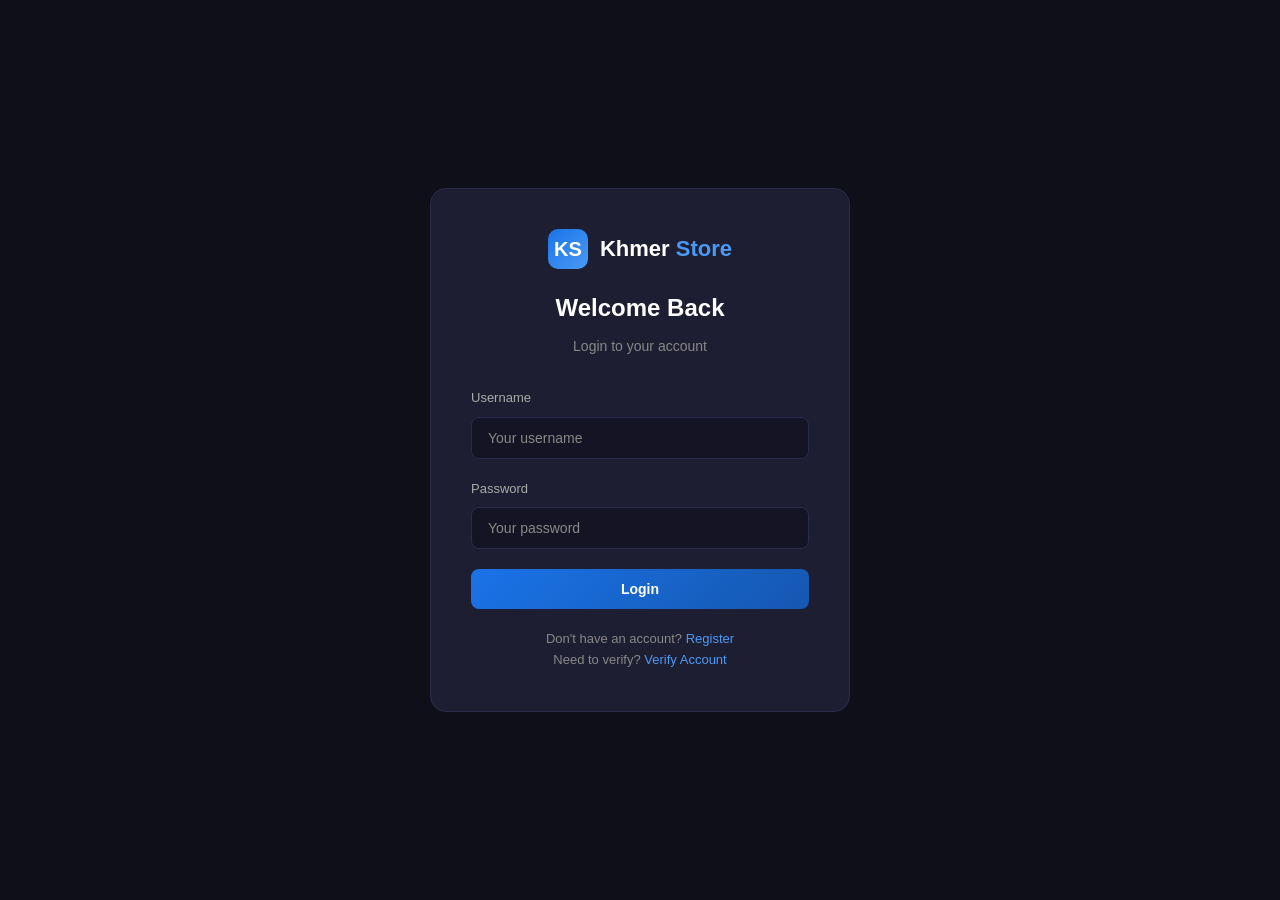
<file: templates/login.html>
<!DOCTYPE html>
<html lang="en">
<head>
    <meta charset="UTF-8">
    <meta name="viewport" content="width=device-width, initial-scale=1.0">
    <title>Login - Khmer Store</title>
    <link rel="stylesheet" href="/static/style.css">
</head>
<body>
    <div class="auth-layout">
        <div class="auth-card">
            <div class="auth-header">
                <a href="/" class="logo" style="justify-content: center; margin-bottom: 20px;">
                    <div class="logo-icon">KS</div>
                    <div class="logo-text">Khmer <span>Store</span></div>
                </a>
                <h1>Welcome Back</h1>
                <p>Login to your account</p>
            </div>

            <form id="loginForm">
                <div class="form-group">
                    <label class="form-label">Username</label>
                    <input type="text" id="username" class="form-input" required placeholder="Your username">
                </div>
                <div class="form-group">
                    <label class="form-label">Password</label>
                    <input type="password" id="password" class="form-input" required placeholder="Your password">
                </div>
                <button type="submit" class="btn btn-primary btn-block">Login</button>
            </form>

            <div id="response" class="response-box"></div>

            <div class="auth-footer">
                Don't have an account? <a href="/register">Register</a>
                <br>
                Need to verify? <a href="/verify">Verify Account</a>
            </div>
        </div>
    </div>

    <script>
        document.getElementById('loginForm').addEventListener('submit', async (e) => {
            e.preventDefault();
            const responseBox = document.getElementById('response');
            responseBox.style.display = 'block';
            responseBox.textContent = 'Logging in...';

            try {
                const res = await fetch('/api/login', {
                    method: 'POST',
                    headers: {'Content-Type': 'application/json'},
                    body: JSON.stringify({
                        username: document.getElementById('username').value,
                        password: document.getElementById('password').value
                    })
                });
                const data = await res.json();
                responseBox.textContent = JSON.stringify(data, null, 2);

                if (data.success) {
                    setTimeout(() => {
                        window.location.href = '/account';
                    }, 1500);
                }
            } catch (err) {
                responseBox.textContent = 'Error: ' + err.message;
            }
        });
    </script>
</body>
</html>
</file>
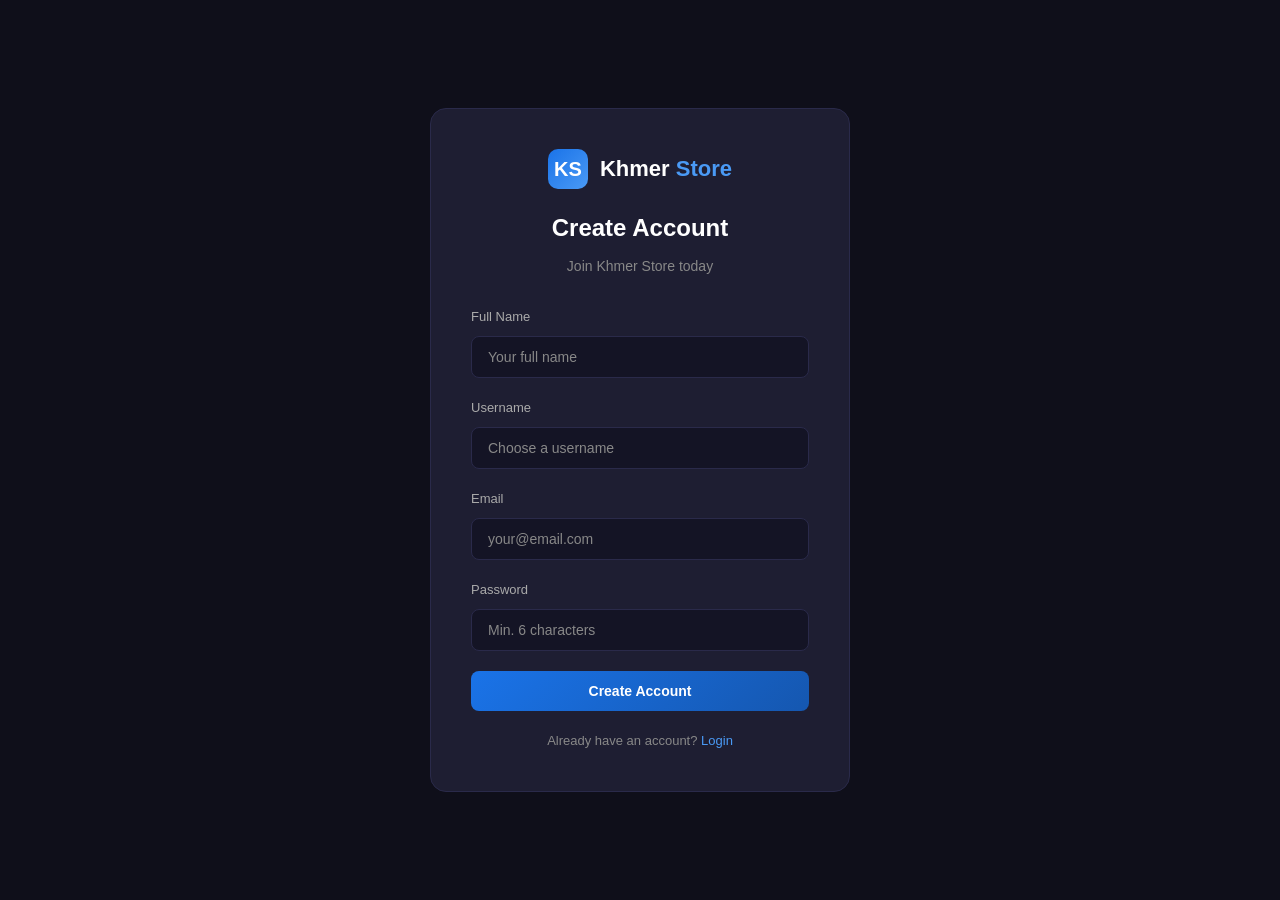
<file: templates/register.html>
<!DOCTYPE html>
<html lang="en">
<head>
    <meta charset="UTF-8">
    <meta name="viewport" content="width=device-width, initial-scale=1.0">
    <title>Register - Khmer Store</title>
    <link rel="stylesheet" href="/static/style.css">
</head>
<body>
    <div class="auth-layout">
        <div class="auth-card">
            <div class="auth-header">
                <a href="/" class="logo" style="justify-content: center; margin-bottom: 20px;">
                    <div class="logo-icon">KS</div>
                    <div class="logo-text">Khmer <span>Store</span></div>
                </a>
                <h1>Create Account</h1>
                <p>Join Khmer Store today</p>
            </div>

            <form id="registerForm">
                <div class="form-group">
                    <label class="form-label">Full Name</label>
                    <input type="text" id="name" class="form-input" required placeholder="Your full name">
                </div>
                <div class="form-group">
                    <label class="form-label">Username</label>
                    <input type="text" id="username" class="form-input" required placeholder="Choose a username">
                </div>
                <div class="form-group">
                    <label class="form-label">Email</label>
                    <input type="email" id="email" class="form-input" required placeholder="your@email.com">
                </div>
                <div class="form-group">
                    <label class="form-label">Password</label>
                    <input type="password" id="password" class="form-input" required placeholder="Min. 6 characters">
                </div>
                <button type="submit" class="btn btn-primary btn-block">Create Account</button>
            </form>

            <div id="response" class="response-box"></div>

            <div class="auth-footer">
                Already have an account? <a href="/login">Login</a>
            </div>
        </div>
    </div>

    <script>
        document.getElementById('registerForm').addEventListener('submit', async (e) => {
            e.preventDefault();
            const responseBox = document.getElementById('response');
            responseBox.style.display = 'block';
            responseBox.textContent = 'Creating account...';

            try {
                const res = await fetch('/api/register', {
                    method: 'POST',
                    headers: {'Content-Type': 'application/json'},
                    body: JSON.stringify({
                        name: document.getElementById('name').value,
                        username: document.getElementById('username').value,
                        email: document.getElementById('email').value,
                        password: document.getElementById('password').value
                    })
                });
                const data = await res.json();
                responseBox.textContent = JSON.stringify(data, null, 2);

                if (data.success) {
                    setTimeout(() => {
                        window.location.href = '/verify';
                    }, 2000);
                }
            } catch (err) {
                responseBox.textContent = 'Error: ' + err.message;
            }
        });
    </script>
</body>
</html>
</file>
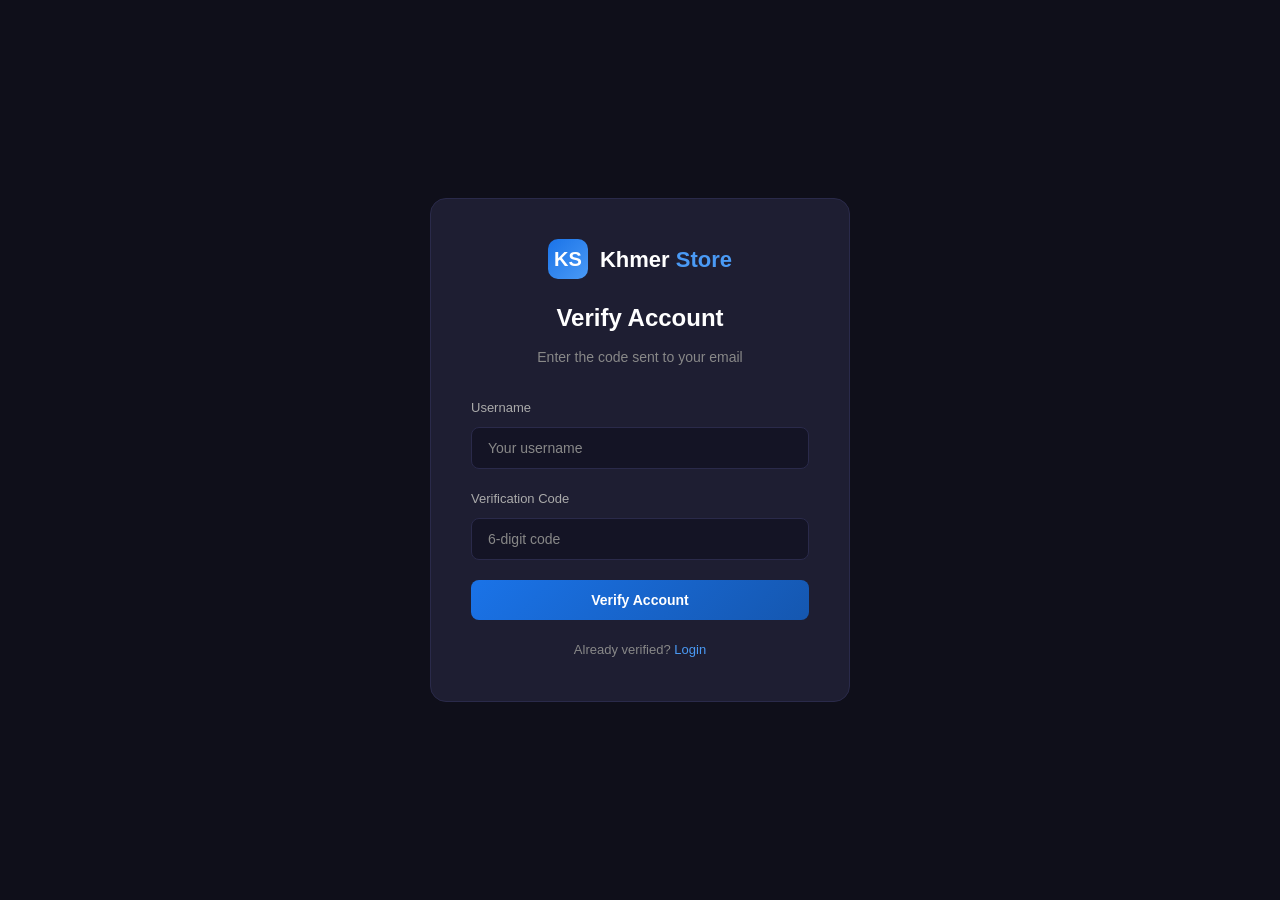
<file: templates/verify.html>
<!DOCTYPE html>
<html lang="en">
<head>
    <meta charset="UTF-8">
    <meta name="viewport" content="width=device-width, initial-scale=1.0">
    <title>Verify Account - Khmer Store</title>
    <link rel="stylesheet" href="/static/style.css">
</head>
<body>
    <div class="auth-layout">
        <div class="auth-card">
            <div class="auth-header">
                <a href="/" class="logo" style="justify-content: center; margin-bottom: 20px;">
                    <div class="logo-icon">KS</div>
                    <div class="logo-text">Khmer <span>Store</span></div>
                </a>
                <h1>Verify Account</h1>
                <p>Enter the code sent to your email</p>
            </div>

            <form id="verifyForm">
                <div class="form-group">
                    <label class="form-label">Username</label>
                    <input type="text" id="username" class="form-input" required placeholder="Your username">
                </div>
                <div class="form-group">
                    <label class="form-label">Verification Code</label>
                    <input type="text" id="code" class="form-input" required placeholder="6-digit code">
                </div>
                <button type="submit" class="btn btn-primary btn-block">Verify Account</button>
            </form>

            <div id="response" class="response-box"></div>

            <div class="auth-footer">
                Already verified? <a href="/login">Login</a>
            </div>
        </div>
    </div>

    <script>
        document.getElementById('verifyForm').addEventListener('submit', async (e) => {
            e.preventDefault();
            const responseBox = document.getElementById('response');
            responseBox.style.display = 'block';
            responseBox.textContent = 'Verifying...';

            try {
                const res = await fetch('/api/verify', {
                    method: 'POST',
                    headers: {'Content-Type': 'application/json'},
                    body: JSON.stringify({
                        username: document.getElementById('username').value,
                        code: document.getElementById('code').value
                    })
                });
                const data = await res.json();
                responseBox.textContent = JSON.stringify(data, null, 2);

                if (data.success) {
                    setTimeout(() => {
                        window.location.href = '/login';
                    }, 2000);
                }
            } catch (err) {
                responseBox.textContent = 'Error: ' + err.message;
            }
        });
    </script>
</body>
</html>
</file>
<file: static/style.css>
/* Khmer Store - Web Security Lab */
/* Modern Cambodian E-commerce Style */

:root {
    --primary: #1a73e8;
    --primary-dark: #1557b0;
    --primary-light: #4a9af5;
    --secondary: #ff6b35;
    --success: #34a853;
    --danger: #ea4335;
    --warning: #fbbc04;
    --dark: #1a1a2e;
    --darker: #16213e;
    --card: #1e1e32;
    --card-hover: #252540;
    --border: #2a2a4a;
    --text: #e0e0e0;
    --text-muted: #888;
    --text-light: #aaa;
    --bg: #0f0f1a;
    --bg-light: #141425;
}

* {
    margin: 0;
    padding: 0;
    box-sizing: border-box;
}

body {
    font-family: 'Segoe UI', Tahoma, Geneva, Verdana, sans-serif;
    background: var(--bg);
    color: var(--text);
    min-height: 100vh;
    line-height: 1.6;
}

/* Header */
.header {
    background: linear-gradient(135deg, var(--dark) 0%, var(--darker) 100%);
    border-bottom: 1px solid var(--border);
    padding: 0 30px;
    position: sticky;
    top: 0;
    z-index: 100;
}

.header-content {
    max-width: 1400px;
    margin: 0 auto;
    display: flex;
    align-items: center;
    justify-content: space-between;
    height: 70px;
}

.logo {
    display: flex;
    align-items: center;
    gap: 12px;
    text-decoration: none;
}

.logo-icon {
    width: 40px;
    height: 40px;
    background: linear-gradient(135deg, var(--primary) 0%, var(--primary-light) 100%);
    border-radius: 10px;
    display: flex;
    align-items: center;
    justify-content: center;
    font-size: 20px;
    color: white;
    font-weight: bold;
}

.logo-text {
    font-size: 22px;
    font-weight: 700;
    color: white;
}

.logo-text span {
    color: var(--primary-light);
}

.nav {
    display: flex;
    align-items: center;
    gap: 8px;
}

.nav-link {
    color: var(--text-light);
    text-decoration: none;
    padding: 8px 16px;
    border-radius: 6px;
    font-size: 14px;
    transition: all 0.3s;
}

.nav-link:hover {
    color: white;
    background: rgba(255,255,255,0.1);
}

.nav-link.active {
    color: var(--primary-light);
    background: rgba(26,115,232,0.1);
}

.nav-btn {
    background: var(--primary);
    color: white;
    border: none;
    padding: 10px 20px;
    border-radius: 6px;
    font-size: 14px;
    font-weight: 600;
    cursor: pointer;
    transition: all 0.3s;
    text-decoration: none;
}

.nav-btn:hover {
    background: var(--primary-dark);
    transform: translateY(-1px);
}

.nav-btn-outline {
    background: transparent;
    border: 1px solid var(--border);
    color: var(--text);
}

.nav-btn-outline:hover {
    border-color: var(--primary);
    color: var(--primary-light);
}

/* Lab Badge */
.lab-badge {
    display: inline-block;
    background: var(--danger);
    color: white;
    padding: 4px 10px;
    border-radius: 4px;
    font-size: 10px;
    font-weight: 700;
    letter-spacing: 0.5px;
    margin-left: 10px;
}

/* Container */
.container {
    max-width: 1400px;
    margin: 0 auto;
    padding: 30px;
}

/* Hero Section */
.hero {
    background: linear-gradient(135deg, var(--dark) 0%, var(--darker) 100%);
    border: 1px solid var(--border);
    border-radius: 16px;
    padding: 60px 40px;
    text-align: center;
    margin-bottom: 40px;
}

.hero h1 {
    font-size: 36px;
    margin-bottom: 15px;
    color: white;
}

.hero h1 span {
    color: var(--primary-light);
}

.hero p {
    color: var(--text-muted);
    font-size: 16px;
    max-width: 600px;
    margin: 0 auto 25px;
}

.hero-actions {
    display: flex;
    gap: 15px;
    justify-content: center;
}

/* Cards */
.card {
    background: var(--card);
    border: 1px solid var(--border);
    border-radius: 12px;
    overflow: hidden;
    transition: all 0.3s;
}

.card:hover {
    border-color: var(--primary);
    transform: translateY(-4px);
    box-shadow: 0 10px 30px rgba(26,115,232,0.2);
}

.card-image {
    height: 180px;
    background: var(--bg-light);
    display: flex;
    align-items: center;
    justify-content: center;
    font-size: 48px;
    color: var(--text-muted);
}

.card-body {
    padding: 20px;
}

.card-title {
    font-size: 16px;
    font-weight: 600;
    margin-bottom: 8px;
    color: white;
}

.card-desc {
    font-size: 13px;
    color: var(--text-muted);
    margin-bottom: 15px;
    line-height: 1.5;
}

.card-price {
    font-size: 20px;
    font-weight: 700;
    color: var(--primary-light);
}

.card-price span {
    font-size: 13px;
    color: var(--text-muted);
    font-weight: 400;
}

/* Product Grid */
.product-grid {
    display: grid;
    grid-template-columns: repeat(auto-fill, minmax(280px, 1fr));
    gap: 25px;
}

/* Section */
.section {
    background: var(--card);
    border: 1px solid var(--border);
    border-radius: 12px;
    padding: 30px;
    margin-bottom: 25px;
}

.section-header {
    display: flex;
    justify-content: space-between;
    align-items: center;
    margin-bottom: 25px;
}

.section-title {
    font-size: 18px;
    font-weight: 600;
    color: white;
}

/* Forms */
.form-group {
    margin-bottom: 20px;
}

.form-label {
    display: block;
    color: var(--text-light);
    font-size: 13px;
    margin-bottom: 8px;
    font-weight: 500;
}

.form-input {
    width: 100%;
    padding: 12px 16px;
    background: var(--bg-light);
    border: 1px solid var(--border);
    border-radius: 8px;
    color: white;
    font-size: 14px;
    transition: all 0.3s;
}

.form-input:focus {
    outline: none;
    border-color: var(--primary);
    box-shadow: 0 0 0 3px rgba(26,115,232,0.1);
}

.form-input::placeholder {
    color: var(--text-muted);
}

/* Buttons */
.btn {
    display: inline-flex;
    align-items: center;
    justify-content: center;
    gap: 8px;
    padding: 12px 24px;
    border: none;
    border-radius: 8px;
    font-size: 14px;
    font-weight: 600;
    cursor: pointer;
    transition: all 0.3s;
    text-decoration: none;
}

.btn:hover {
    transform: translateY(-2px);
}

.btn-primary {
    background: linear-gradient(135deg, var(--primary) 0%, var(--primary-dark) 100%);
    color: white;
}

.btn-primary:hover {
    box-shadow: 0 5px 20px rgba(26,115,232,0.4);
}

.btn-secondary {
    background: var(--bg-light);
    border: 1px solid var(--border);
    color: var(--text);
}

.btn-secondary:hover {
    border-color: var(--primary);
    color: var(--primary-light);
}

.btn-danger {
    background: linear-gradient(135deg, var(--danger) 0%, #c62828 100%);
    color: white;
}

.btn-success {
    background: linear-gradient(135deg, var(--success) 0%, #2e7d32 100%);
    color: white;
}

.btn-block {
    width: 100%;
}

/* Auth Layout */
.auth-layout {
    min-height: 100vh;
    display: flex;
    align-items: center;
    justify-content: center;
    padding: 30px;
}

.auth-card {
    width: 100%;
    max-width: 420px;
    background: var(--card);
    border: 1px solid var(--border);
    border-radius: 16px;
    padding: 40px;
}

.auth-header {
    text-align: center;
    margin-bottom: 30px;
}

.auth-header h1 {
    font-size: 24px;
    margin-bottom: 8px;
    color: white;
}

.auth-header p {
    color: var(--text-muted);
    font-size: 14px;
}

.auth-footer {
    text-align: center;
    margin-top: 20px;
    font-size: 13px;
    color: var(--text-muted);
}

.auth-footer a {
    color: var(--primary-light);
    text-decoration: none;
}

.auth-footer a:hover {
    text-decoration: underline;
}

/* Profile Layout */
.profile-layout {
    display: grid;
    grid-template-columns: 280px 1fr;
    gap: 25px;
    max-width: 1200px;
    margin: 0 auto;
}

.sidebar {
    background: var(--card);
    border: 1px solid var(--border);
    border-radius: 12px;
    padding: 20px;
    height: fit-content;
}

.sidebar-menu {
    list-style: none;
}

.sidebar-menu li {
    margin-bottom: 5px;
}

.sidebar-menu a {
    display: flex;
    align-items: center;
    gap: 10px;
    padding: 10px 15px;
    color: var(--text-light);
    text-decoration: none;
    border-radius: 8px;
    font-size: 14px;
    transition: all 0.3s;
}

.sidebar-menu a:hover {
    background: var(--bg-light);
    color: white;
}

.sidebar-menu a.active {
    background: rgba(26,115,232,0.1);
    color: var(--primary-light);
}

.profile-avatar {
    width: 80px;
    height: 80px;
    background: linear-gradient(135deg, var(--primary) 0%, var(--primary-light) 100%);
    border-radius: 50%;
    display: flex;
    align-items: center;
    justify-content: center;
    font-size: 32px;
    font-weight: 700;
    color: white;
    margin: 0 auto 15px;
}

.profile-name {
    text-align: center;
    font-size: 18px;
    font-weight: 600;
    color: white;
    margin-bottom: 5px;
}

.profile-email {
    text-align: center;
    font-size: 13px;
    color: var(--text-muted);
}

/* Admin Dashboard */
.admin-stats {
    display: grid;
    grid-template-columns: repeat(4, 1fr);
    gap: 20px;
    margin-bottom: 30px;
}

.stat-card {
    background: var(--card);
    border: 1px solid var(--border);
    border-radius: 12px;
    padding: 25px;
    text-align: center;
}

.stat-icon {
    width: 50px;
    height: 50px;
    border-radius: 12px;
    display: flex;
    align-items: center;
    justify-content: center;
    font-size: 24px;
    margin: 0 auto 15px;
}

.stat-icon.users {
    background: rgba(26,115,232,0.1);
    color: var(--primary-light);
}

.stat-icon.products {
    background: rgba(52,168,83,0.1);
    color: var(--success);
}

.stat-icon.orders {
    background: rgba(255,107,53,0.1);
    color: var(--secondary);
}

.stat-icon.revenue {
    background: rgba(251,188,4,0.1);
    color: var(--warning);
}

.stat-value {
    font-size: 28px;
    font-weight: 700;
    color: white;
    margin-bottom: 5px;
}

.stat-label {
    font-size: 13px;
    color: var(--text-muted);
}

/* Table */
.table-container {
    overflow-x: auto;
}

table {
    width: 100%;
    border-collapse: collapse;
}

th, td {
    padding: 12px 15px;
    text-align: left;
    border-bottom: 1px solid var(--border);
}

th {
    color: var(--text-muted);
    font-size: 12px;
    font-weight: 600;
    text-transform: uppercase;
    letter-spacing: 0.5px;
}

td {
    font-size: 14px;
}

tr:hover {
    background: var(--bg-light);
}

/* Response Box */
.response-box {
    background: var(--bg);
    border: 1px solid var(--border);
    border-radius: 8px;
    padding: 15px;
    margin-top: 15px;
    font-family: 'Consolas', 'Monaco', monospace;
    font-size: 12px;
    white-space: pre-wrap;
    word-break: break-all;
    max-height: 300px;
    overflow-y: auto;
    display: none;
}

/* Notes */
.info-note {
    background: rgba(26,115,232,0.1);
    border-left: 4px solid var(--primary);
    padding: 15px;
    margin-top: 15px;
    border-radius: 0 8px 8px 0;
    font-size: 13px;
}

/* Status Badge */
.status-badge {
    display: inline-block;
    padding: 4px 10px;
    border-radius: 4px;
    font-size: 12px;
    font-weight: 600;
}

.status-verified {
    background: rgba(52,168,83,0.15);
    color: var(--success);
}

.status-unverified {
    background: rgba(255,187,4,0.15);
    color: var(--warning);
}

.status-admin {
    background: rgba(234,67,53,0.15);
    color: var(--danger);
}

.status-user {
    background: rgba(26,115,232,0.15);
    color: var(--primary-light);
}

/* Footer */
.footer {
    background: var(--dark);
    border-top: 1px solid var(--border);
    padding: 30px;
    margin-top: 60px;
}

.footer-content {
    max-width: 1400px;
    margin: 0 auto;
    display: flex;
    justify-content: space-between;
    align-items: center;
}

.footer-text {
    color: var(--text-muted);
    font-size: 13px;
}

.footer-links {
    display: flex;
    gap: 20px;
}

.footer-links a {
    color: var(--text-muted);
    text-decoration: none;
    font-size: 13px;
}

.footer-links a:hover {
    color: var(--primary-light);
}

/* Responsive */
@media (max-width: 1024px) {
    .admin-stats {
        grid-template-columns: repeat(2, 1fr);
    }
}

@media (max-width: 768px) {
    .header-content {
        height: auto;
        flex-direction: column;
        padding: 15px 0;
        gap: 15px;
    }

    .nav {
        flex-wrap: wrap;
        justify-content: center;
    }

    .hero {
        padding: 40px 20px;
    }

    .hero h1 {
        font-size: 28px;
    }

    .product-grid {
        grid-template-columns: 1fr;
    }

    .profile-layout {
        grid-template-columns: 1fr;
    }

    .admin-stats {
        grid-template-columns: 1fr;
    }

    .footer-content {
        flex-direction: column;
        gap: 15px;
        text-align: center;
    }
}
</file>
